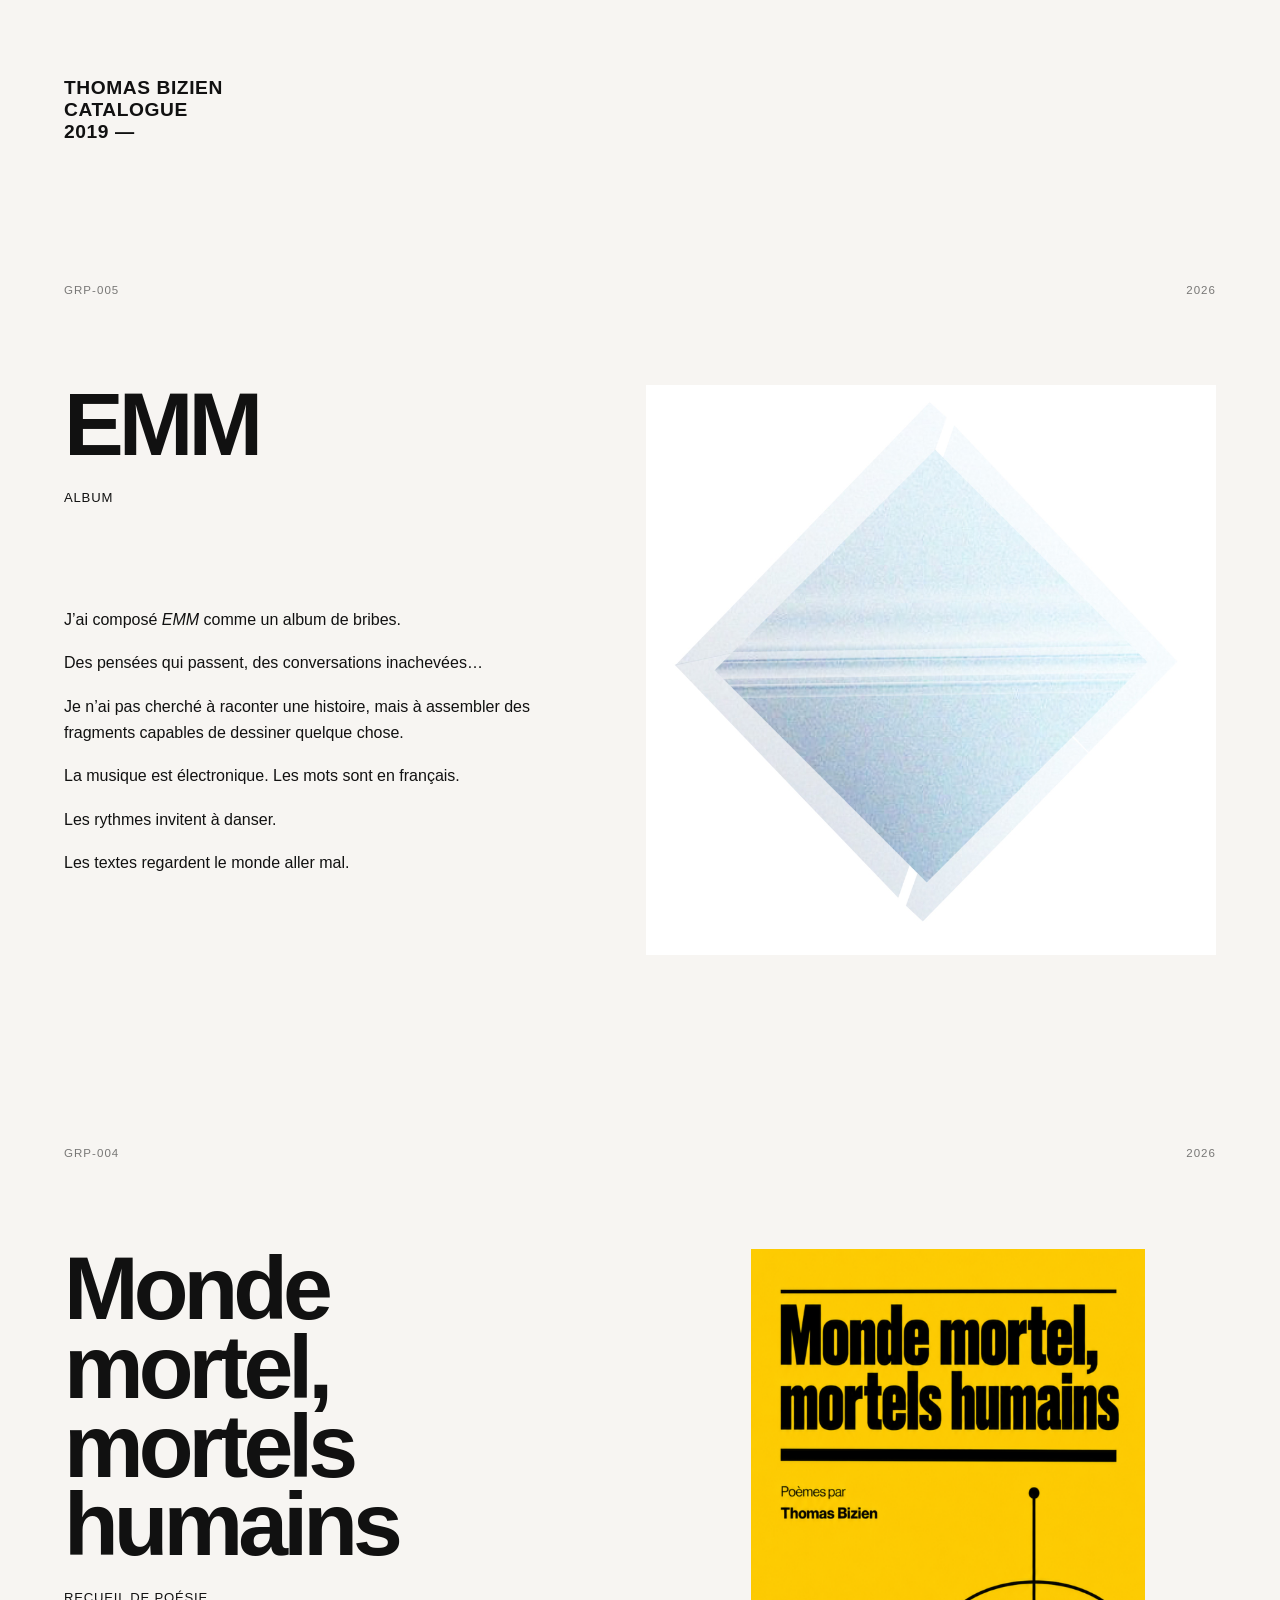
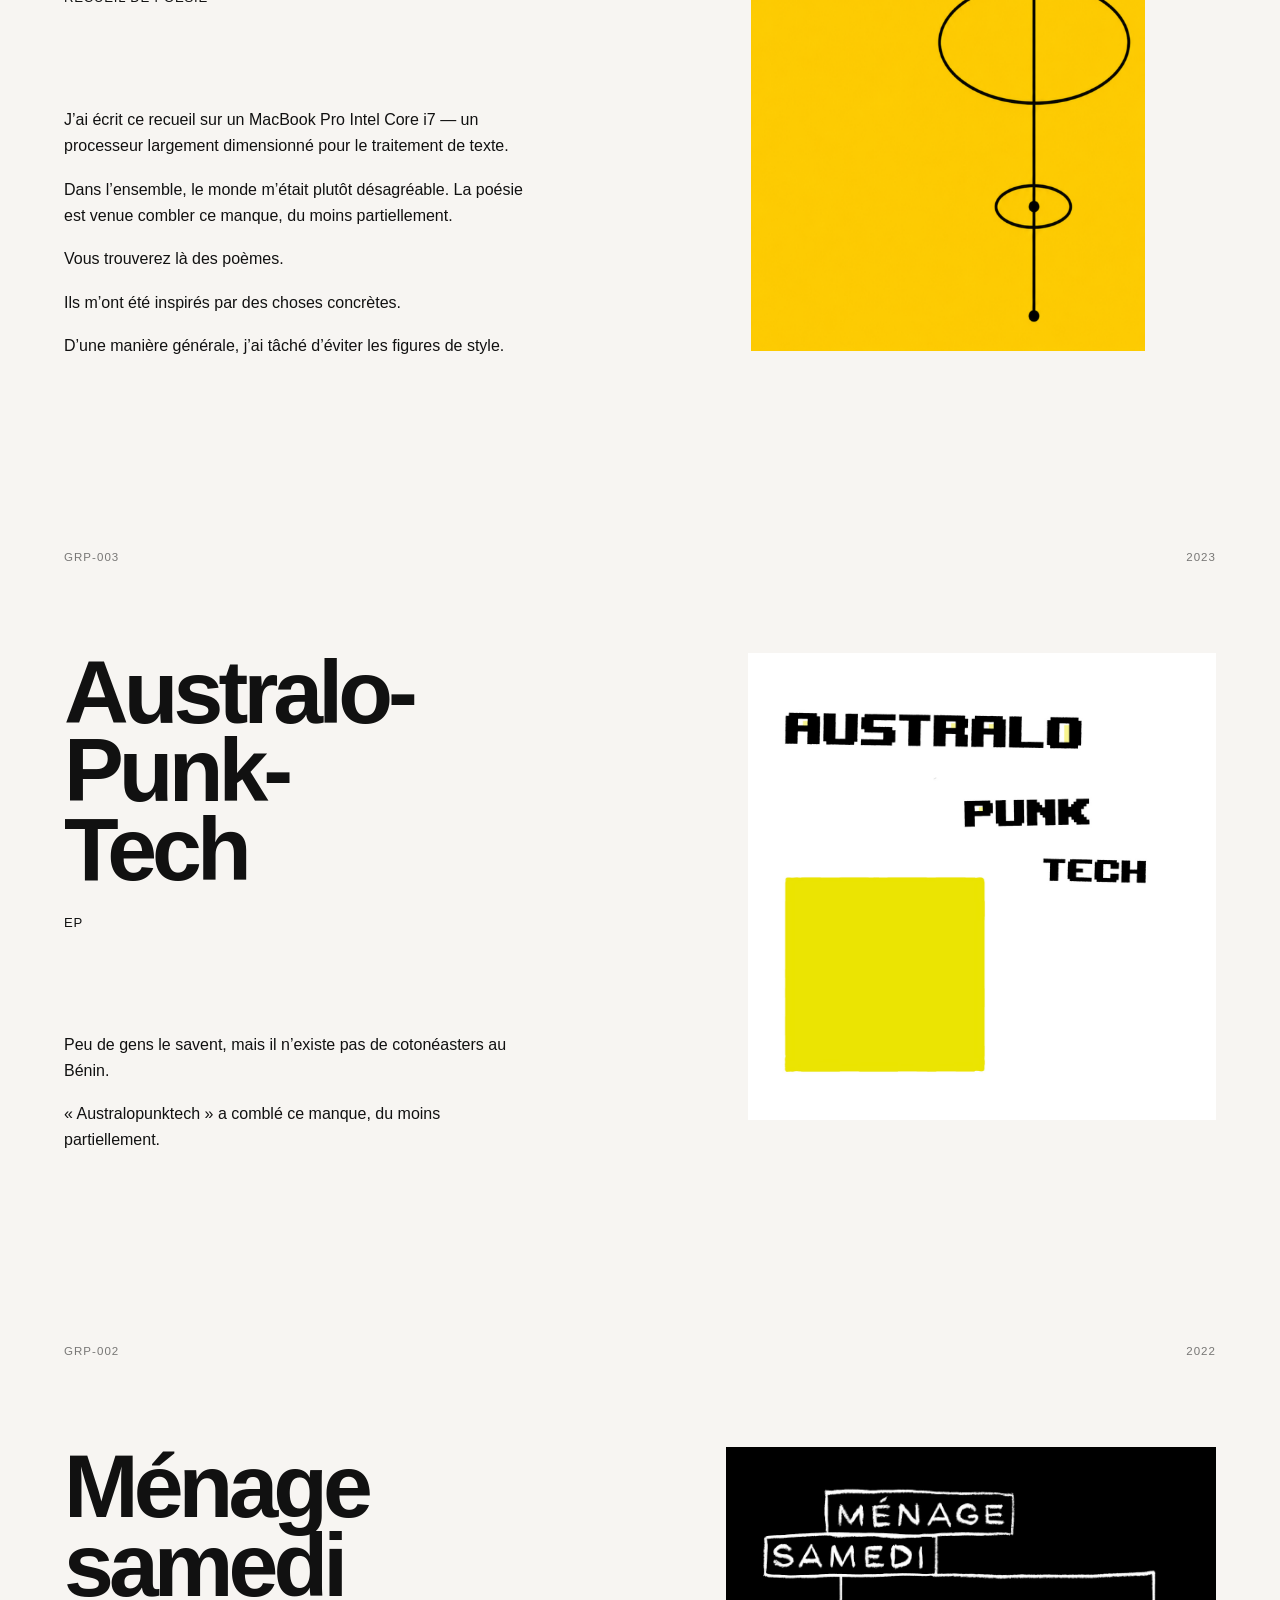
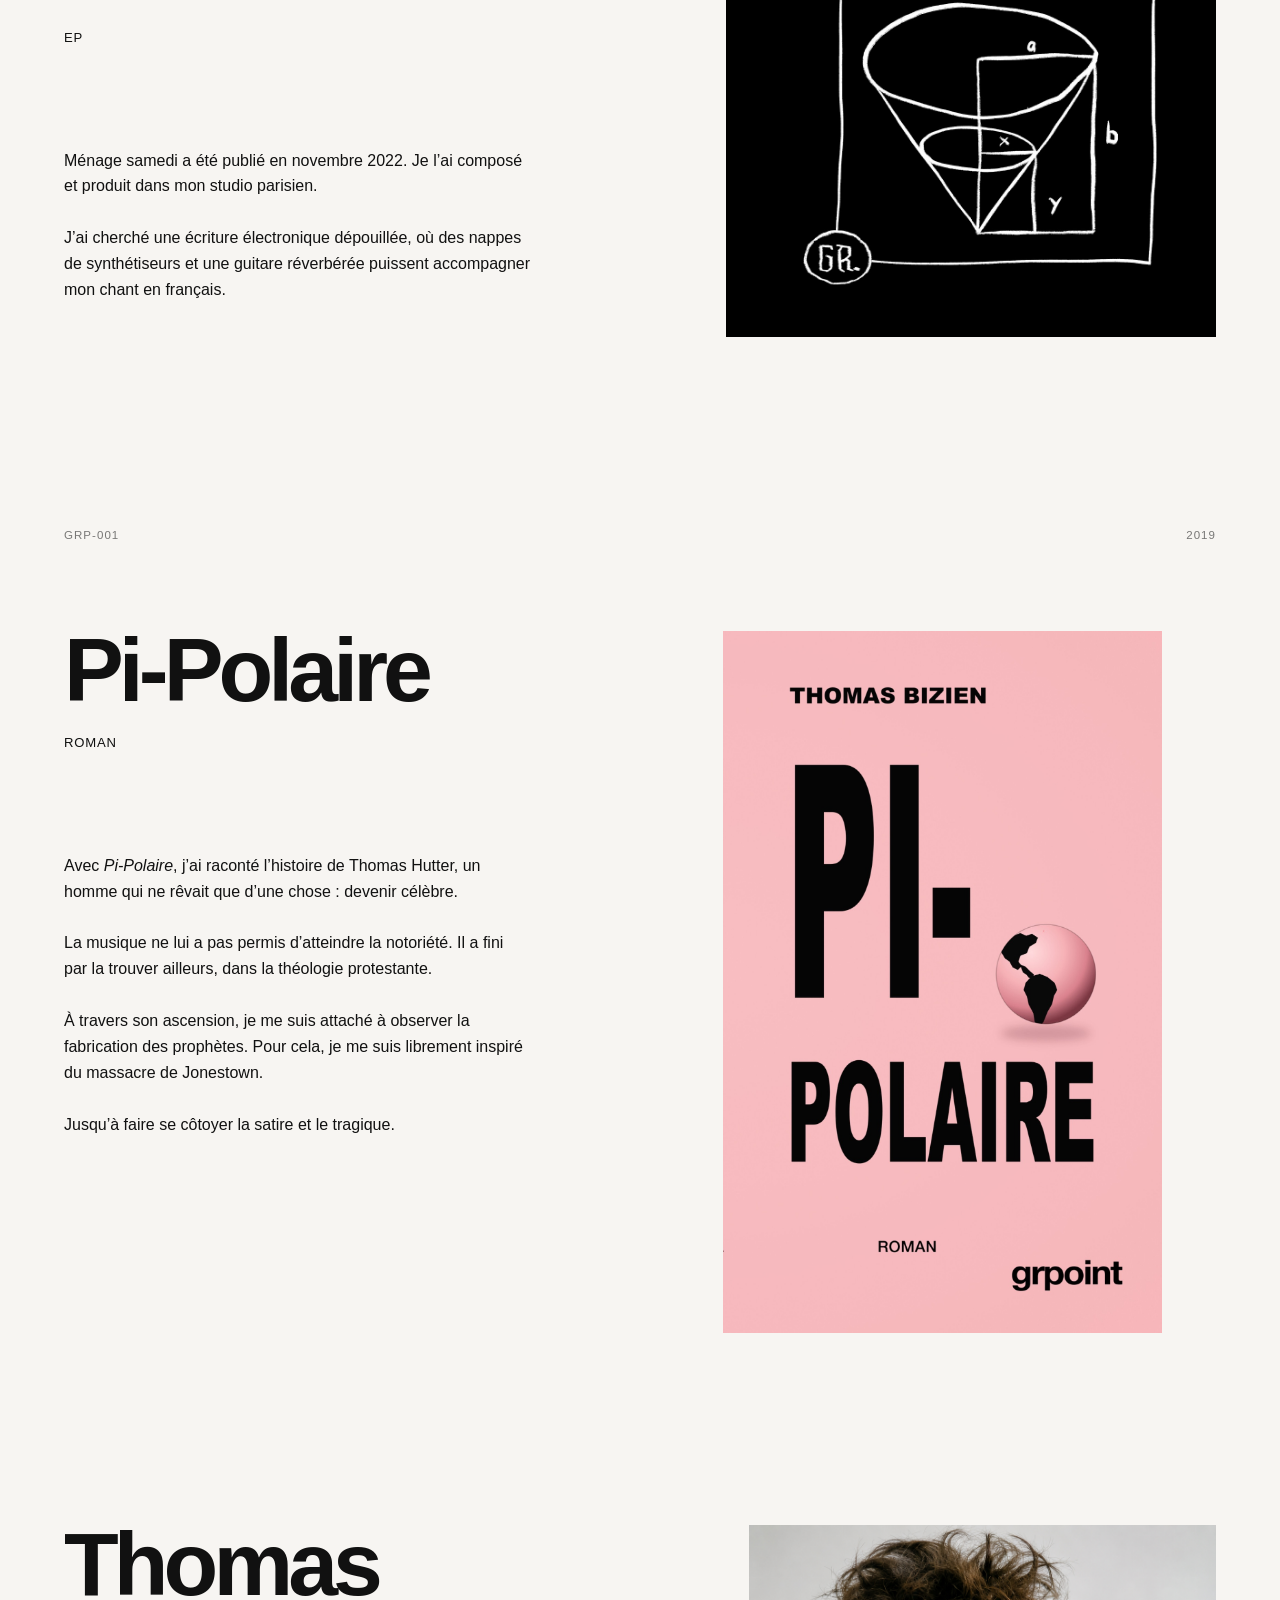
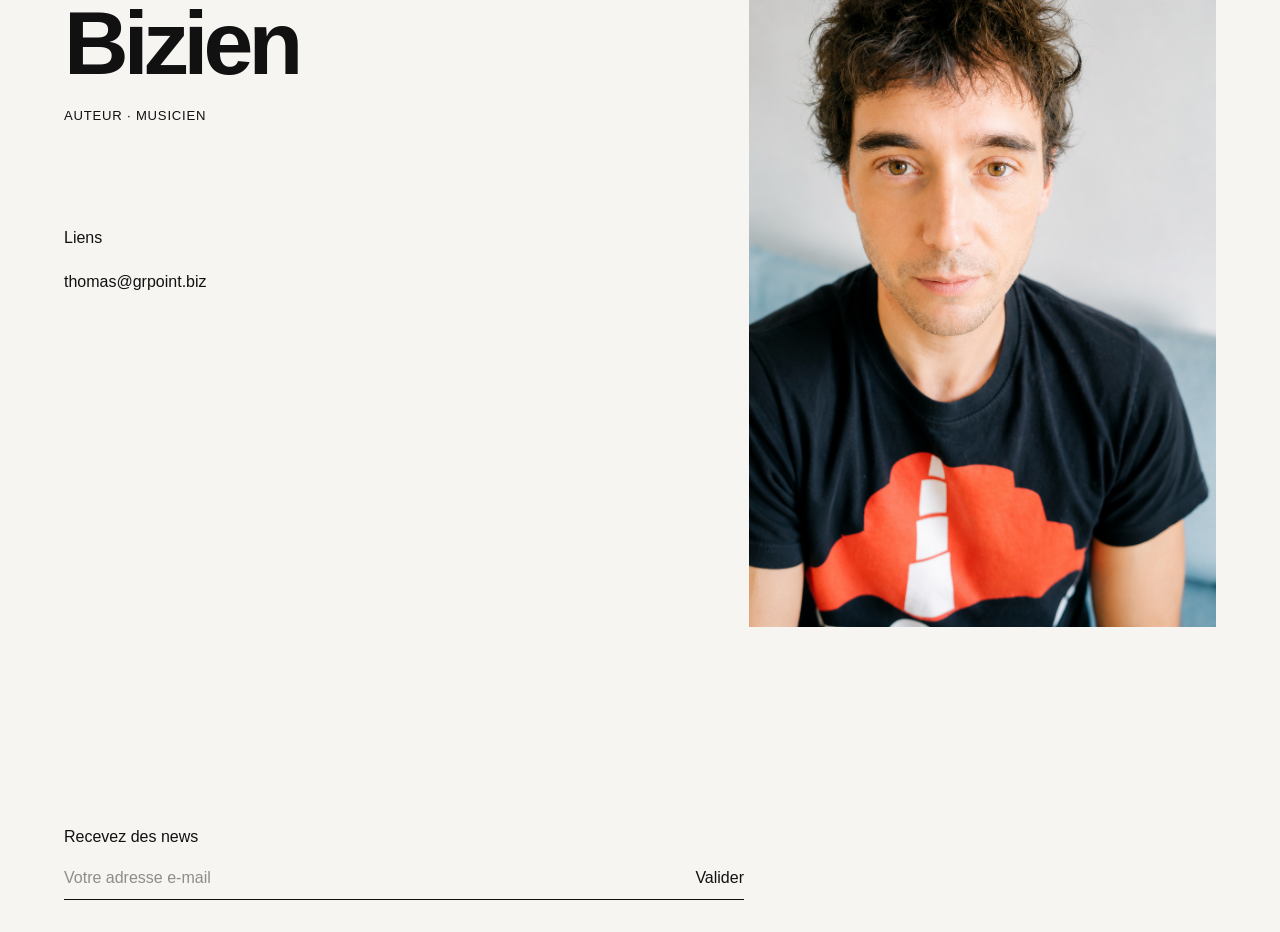
<file: index.html>
<!doctype html>
<html lang="fr">

<head>

  <meta charset="utf-8">
  <meta name="viewport" content="width=device-width, initial-scale=1">

  <meta
    name="description"
    content="Site officiel de Thomas Bizien, auteur et musicien français : littérature, poésie, musique électronique, livres et discographie."
  >

  <link rel="canonical" href="https://thomasbizien.fr/">

  <meta property="og:type" content="profile">
  <meta property="og:title" content="Thomas Bizien — auteur et musicien">
  <meta
    property="og:description"
    content="Site officiel de Thomas Bizien : littérature, poésie et musique électronique."
  >
  <meta property="og:url" content="https://thomasbizien.fr/">
  <meta
    property="og:image"
    content="https://thomasbizien.fr/assets/thomas-bizien-portrait-2026.jpg"
  >

  <meta name="twitter:card" content="summary_large_image">
  <meta name="twitter:title" content="Thomas Bizien — auteur et musicien">
  <meta
    name="twitter:description"
    content="Site officiel de Thomas Bizien : littérature, poésie et musique électronique."
  >
  <meta
    name="twitter:image"
    content="https://thomasbizien.fr/assets/thomas-bizien-portrait-2026.jpg"
  >

  <title>Thomas Bizien — Auteur et musicien | Site officiel</title>

  <link rel="stylesheet" href="style.css">


  <!-- DONNÉES STRUCTURÉES -->

  <script type="application/ld+json">
  {
    "@context": "https://schema.org",
    "@graph": [

      {
        "@type": "Person",
        "@id": "https://thomasbizien.fr/#thomas-bizien",
        "name": "Thomas Bizien",
        "alternateName": "Ménage samedi",
        "url": "https://thomasbizien.fr/",
        "description": "Auteur et musicien électronique français",
        "jobTitle": [
          "Auteur",
          "Musicien électronique"
        ],
        "nationality": {
          "@type": "Country",
          "name": "France"
        },
        "homeLocation": {
          "@type": "City",
          "name": "Paris"
        },
        "image": "https://thomasbizien.fr/assets/thomas-bizien-portrait-2026.jpg",

        "sameAs": [
          "https://www.wikidata.org/wiki/Q139969648",
          "https://linktr.ee/thomasbizien",
          "https://open.spotify.com/artist/56DlAfemnfYQuZ3MCcKZh9",
          "https://music.apple.com/fr/artist/thomas-bizien/1574107621",
          "https://musicbrainz.org/artist/2c1bff04-cb95-4ea8-b20f-46311fe0a2af",
          "https://www.discogs.com/artist/5922320",
          "https://thomasbizien.bandcamp.com/",
          "https://www.youtube.com/channel/UC3IzBLeLQL-1RHh4ThyO8GA",
          "https://www.instagram.com/menage_samedi/",
          "https://www.tiktok.com/@menage_samedi",
          "https://www.facebook.com/menagesamedi/",
          "https://viaf.org/viaf/298107571/",
          "https://isni.org/isni/0000000402728898"
        ]
      },


      {
        "@type": "Organization",
        "@id": "https://thomasbizien.fr/#grpoint",
        "name": "grpoint",
        "description": "Structure éditoriale de Thomas Bizien pour ses œuvres musicales et littéraires.",
        "url": "https://thomasbizien.fr/",
        "founder": {
          "@id": "https://thomasbizien.fr/#thomas-bizien"
        }
      },


      {
        "@type": "MusicAlbum",
        "@id": "https://thomasbizien.fr/#emm",
        "name": "Electronique mélancolique musique",
        "alternateName": "EMM",
        "datePublished": "2026-10-22",
        "image": "https://thomasbizien.fr/assets/emm.jpg",

        "byArtist": {
          "@id": "https://thomasbizien.fr/#thomas-bizien"
        },

        "publisher": {
          "@id": "https://thomasbizien.fr/#grpoint"
        },

        "sameAs": "https://www.wikidata.org/wiki/Q141255874"
      },


      {
        "@type": "Book",
        "@id": "https://thomasbizien.fr/#monde-mortel-mortels-humains",
        "name": "Monde mortel, mortels humains",
        "datePublished": "2026-10-22",
        "image": "https://thomasbizien.fr/assets/monde-mortel.png",

        "author": {
          "@id": "https://thomasbizien.fr/#thomas-bizien"
        },

        "publisher": {
          "@id": "https://thomasbizien.fr/#grpoint"
        },

        "sameAs": "https://www.wikidata.org/wiki/Q141255754"
      },


      {
        "@type": "MusicAlbum",
        "@id": "https://thomasbizien.fr/#australopunktech",
        "name": "Australopunktech",
        "albumProductionType": "https://schema.org/EPRelease",
        "datePublished": "2023-04-02",
        "image": "https://thomasbizien.fr/assets/australopunktech.jpg",

        "byArtist": {
          "@id": "https://thomasbizien.fr/#thomas-bizien"
        },

        "publisher": {
          "@id": "https://thomasbizien.fr/#grpoint"
        },

        "sameAs": "https://www.wikidata.org/wiki/Q141255394"
      },


      {
        "@type": "MusicAlbum",
        "@id": "https://thomasbizien.fr/#menage-samedi",
        "name": "Ménage samedi",
        "albumProductionType": "https://schema.org/EPRelease",
        "datePublished": "2022-11-18",
        "image": "https://thomasbizien.fr/assets/menage-samedi.jpg",

        "byArtist": {
          "@id": "https://thomasbizien.fr/#thomas-bizien"
        },

        "publisher": {
          "@id": "https://thomasbizien.fr/#grpoint"
        },

        "sameAs": "https://www.wikidata.org/wiki/Q139970025"
      },


      {
        "@type": "Book",
        "@id": "https://thomasbizien.fr/#pi-polaire",
        "name": "Pi-Polaire",
        "datePublished": "2019",
        "image": "https://thomasbizien.fr/assets/pi-polaire.jpg",

        "author": {
          "@id": "https://thomasbizien.fr/#thomas-bizien"
        },

        "publisher": {
          "@id": "https://thomasbizien.fr/#grpoint"
        },

        "sameAs": "https://www.wikidata.org/wiki/Q141255695"
      }

    ]
  }
  </script>


  <!-- STYLES SPÉCIFIQUES -->

  <style>

    /* LIENS DU BLOC IDENTITÉ */

    .plain-link,
    .plain-link:visited,
    .plain-link:hover,
    .plain-link:active {
      color: inherit;
      text-decoration: none;
      font: inherit;
    }

    .identity-links p {
      margin: 0 0 0.65rem 0;
    }


    /* NEWSLETTER */

    .newsletter {
      margin-top: 3rem;
      padding-bottom: 2rem;
      max-width: 680px;
    }

    .newsletter p {
      margin: 0 0 1rem 0;
    }

    .newsletter form {
      display: flex;
      align-items: center;
      gap: 1rem;
      border-bottom: 1px solid currentColor;
      padding-bottom: 0.35rem;
    }

    .newsletter input[type="email"] {
      flex: 1;
      min-width: 0;
      border: 0;
      outline: 0;
      background: transparent;
      color: inherit;
      font: inherit;
      padding: 0.4rem 0;
    }

    .newsletter input[type="email"]::placeholder {
      color: inherit;
      opacity: 0.45;
    }

    .newsletter button {
      border: 0;
      background: transparent;
      color: inherit;
      font: inherit;
      cursor: pointer;
      padding: 0.4rem 0;
    }

    .newsletter button:hover {
      opacity: 0.5;
    }

    @media (max-width: 760px) {

      .newsletter form {
        gap: 0.75rem;
      }

    }

  </style>

</head>


<body>

  <main class="catalogue">


    <!-- HEADER -->

    <header class="site-header">

      <p class="artist">
        Thomas Bizien<br>
        CATALOGUE<br>
        2019 —
      </p>

    </header>



    <!-- EMM -->

    <section class="project project-emm">

      <div class="project-meta">
        <p>GRP-005</p>
        <p>2026</p>
      </div>

      <div class="project-grid">

        <div class="project-copy">

          <h2>EMM</h2>

          <p class="project-type">
            Album
          </p>

          <div class="description">

            <p>
              J’ai composé <em>EMM</em> comme un album de bribes.
            </p>

            <p>
              Des pensées qui passent, des conversations inachevées…
            </p>

            <p>
              Je n’ai pas cherché à raconter une histoire,
              mais à assembler des fragments capables de dessiner quelque chose.
            </p>

            <p>
              La musique est électronique. Les mots sont en français.
            </p>

            <p>
              Les rythmes invitent à danser.
            </p>

            <p>
              Les textes regardent le monde aller mal.
            </p>

          </div>

        </div>

        <figure class="project-visual square">

          <img
            src="assets/emm.jpg"
            alt="Electronique mélancolique musique (EMM) de Thomas Bizien — pochette de l’album"
          >

        </figure>

      </div>

    </section>



    <!-- MONDE MORTEL, MORTELS HUMAINS -->

    <section class="project project-monde">

      <div class="project-meta">
        <p>GRP-004</p>
        <p>2026</p>
      </div>

      <div class="project-grid">

        <div class="project-copy">

          <h2>
            Monde mortel,<br>
            mortels humains
          </h2>

          <p class="project-type">
            Recueil de poésie
          </p>

          <div class="description">

            <p>
              J’ai écrit ce recueil sur un MacBook Pro Intel Core i7 —
              un processeur largement dimensionné pour le traitement de texte.
            </p>

            <p>
              Dans l’ensemble, le monde m’était plutôt désagréable.
              La poésie est venue combler ce manque, du moins partiellement.
            </p>

            <p>
              Vous trouverez là des poèmes.
            </p>

            <p>
              Ils m’ont été inspirés par des choses concrètes.
            </p>

            <p>
              D’une manière générale, j’ai tâché d’éviter les figures de style.
            </p>

          </div>

        </div>

        <figure class="project-visual portrait">

          <img
            src="assets/monde-mortel.png"
            alt="Monde mortel, mortels humains de Thomas Bizien — couverture du recueil de poésie"
          >

        </figure>

      </div>

    </section>



    <!-- AUSTRALOPUNKTECH -->

    <section class="project project-australo">

      <div class="project-meta">
        <p>GRP-003</p>
        <p>2023</p>
      </div>

      <div class="project-grid">

        <div class="project-copy">

          <h2 class="australo-title">
            <span>Australo-</span><br>
            <span>Punk-</span><br>
            <span>Tech</span>
          </h2>

          <p class="project-type">
            EP
          </p>

          <div class="description">

            <p>
              Peu de gens le savent,
              mais il n’existe pas de cotonéasters au Bénin.
            </p>

            <p>
              «&nbsp;Australopunktech&nbsp;» a comblé ce manque,
              du moins partiellement.
            </p>

          </div>

        </div>

        <figure class="project-visual square">

          <img
            src="assets/australopunktech.jpg"
            alt="Australopunktech de Thomas Bizien — pochette de l’EP"
          >

        </figure>

      </div>

    </section>



    <!-- MÉNAGE SAMEDI -->

    <section class="project project-menage">

      <div class="project-meta">
        <p>GRP-002</p>
        <p>2022</p>
      </div>

      <div class="project-grid">

        <div class="project-copy">

          <h2>
            Ménage samedi
          </h2>

          <p class="project-type">
            EP
          </p>

          <div class="description">

            <p>
              Ménage samedi a été publié en novembre 2022.
              Je l’ai composé et produit dans mon studio parisien.
              <br><br>
              J’ai cherché une écriture électronique dépouillée,
              où des nappes de synthétiseurs et une guitare réverbérée
              puissent accompagner mon chant en français.
            </p>

          </div>

        </div>

        <figure class="project-visual square">

          <img
            src="assets/menage-samedi.jpg"
            alt="Ménage samedi de Thomas Bizien — pochette de l’EP"
          >

        </figure>

      </div>

    </section>



    <!-- PI-POLAIRE -->

    <section class="project project-pipolaire">

      <div class="project-meta">
        <p>GRP-001</p>
        <p>2019</p>
      </div>

      <div class="project-grid">

        <div class="project-copy">

          <h2>
            Pi-Polaire
          </h2>

          <p class="project-type">
            Roman
          </p>

          <div class="description">

            <p>
              Avec <em>Pi-Polaire</em>, j’ai raconté l’histoire de Thomas Hutter,
              un homme qui ne rêvait que d’une chose&nbsp;: devenir célèbre.
              <br><br>

              La musique ne lui a pas permis d’atteindre la notoriété.
              Il a fini par la trouver ailleurs,
              dans la théologie protestante.
              <br><br>

              À travers son ascension,
              je me suis attaché à observer la fabrication des prophètes.
              Pour cela, je me suis librement inspiré
              du massacre de Jonestown.
              <br><br>

              Jusqu’à faire se côtoyer la satire et le tragique.
            </p>

          </div>

        </div>

        <figure class="project-visual portrait">

          <img
            src="assets/pi-polaire.jpg"
            alt="Pi-Polaire de Thomas Bizien — couverture du roman"
          >

        </figure>

      </div>

    </section>



    <!-- THOMAS BIZIEN -->

    <section
      class="project project-thomas-bizien"
      aria-labelledby="thomas-bizien"
    >

      <div class="project-grid">

        <div class="project-copy">

          <h2 id="thomas-bizien">
            Thomas Bizien
          </h2>

          <p class="project-type">
            Auteur · musicien
          </p>

          <div class="description identity-links">

            <p>
              <a
                href="https://linktr.ee/thomasbizien"
                rel="me"
                class="plain-link"
              >
                Liens
              </a>
            </p>

            <p>
              <a
                href="mailto:thomas@grpoint.biz"
                class="plain-link"
              >
                thomas@grpoint.biz
              </a>
            </p>

          </div>

        </div>


        <figure class="project-visual portrait">

          <img
            src="assets/thomas-bizien-portrait-2026.jpg"
            alt="Thomas Bizien, auteur et musicien français"
            width="994"
            height="1491"
            loading="lazy"
          >

        </figure>

      </div>

    </section>



    <!-- NEWSLETTER -->

    <section class="newsletter">

      <p>
        Recevez des news
      </p>

      <form
        action="https://formspree.io/f/mqpkzeoq"
        method="POST"
      >

        <input
          type="hidden"
          name="_subject"
          value="Nouvelle inscription depuis thomasbizien.fr"
        >

        <input
          type="email"
          name="email"
          placeholder="Votre adresse e-mail"
          aria-label="Votre adresse e-mail"
          autocomplete="email"
          required
        >

        <button type="submit">
          Valider
        </button>

      </form>

    </section>


  </main>

</body>

</html>
</file>
<file: style.css>
:root {
  --paper: #f7f5f2;
  --ink: #111;
  --rule: rgba(17,17,17,.8);
  --m: clamp(1.25rem,5vw,5rem);
  --gap: clamp(4.5rem,10vw,9rem);
}

* { box-sizing: border-box; }
html { background: var(--paper); color: var(--ink); font-family: Arial, Helvetica, sans-serif; font-size: 16px; }
body { margin: 0; background: var(--paper); }
img { display: block; width: 100%; height: auto; }
p, h2, figure { margin: 0; }
.catalogue { padding: 0 var(--m); }

.site-header {
  padding: clamp(2rem,6vw,5rem) 0 clamp(4rem,8vw,7rem);
}
.artist {
  font-size: clamp(1.05rem,1.5vw,1.35rem);
  font-weight: 700;
  letter-spacing: .03em;
  text-transform: uppercase;
}

.project {
  padding: clamp(2rem,3vw,3rem) 0 calc(var(--gap) * 1.2);
}
.project-meta {
  display: flex;
  justify-content: space-between;
  gap: 2rem;
  margin-bottom: clamp(3rem,7vw,6rem);
  font-size: .72rem;
  opacity: .55;
  letter-spacing: .09em;
  text-transform: uppercase;
}
.project-grid {
  display: grid;
  grid-template-columns: minmax(0,.9fr) minmax(18rem,1.1fr);
  gap: clamp(3rem,9vw,9rem);
  align-items: start;
}
.project h2 {
  max-width: 11ch;
  font-size: clamp(3rem,7vw,7.2rem);
  font-weight: 700;
  line-height: .88;
  letter-spacing: -.055em;
  overflow-wrap: anywhere;
}
.project-type {
  margin-top: clamp(1.4rem,2vw,2.2rem);
  font-size: .82rem;
  letter-spacing: .06em;
  text-transform: uppercase;
}
.description {
  max-width: 32rem;
  margin-top: clamp(4rem,8vw,8rem);
  font-size: clamp(1rem,1.25vw,1.22rem);
  line-height: 1.62;
}
.description p + p { margin-top: 1.1em; }
.project-visual {
  justify-self: end;
}
.project-visual img {
  max-height: 78vh;
  object-fit: contain;
  object-position: center top;
}
.square img { aspect-ratio: 1; object-fit: contain; }

/* Taille des visuels liée à la longueur du texte de chaque œuvre. */
.project-emm .project-visual { width: min(100%,45rem); }
.project-monde .project-visual { width: min(94%,38rem); }
.project-australo .project-visual { width: min(82%,34rem); }
.project-menage .project-visual { width: min(86%,35rem); }
.project-pipolaire .project-visual { width: min(96%,39rem); margin-left: 2rem; }

.site-footer {
  min-height: 32vh;
  display: flex;
  flex-direction: column;
  justify-content: flex-end;
  align-items: stretch;
  gap: 1.2rem;
  padding: clamp(3rem,8vw,7rem) 0 clamp(2rem,4vw,4rem);
  font-size: .8rem;
  letter-spacing: .055em;
  text-transform: uppercase;
}
.footer-contact { text-transform: none; }

@media (max-width: 850px) {
  .site-header { padding-bottom: 4rem; }
  .project-grid { grid-template-columns: 1fr; gap: 4rem; }
  .project h2 { max-width: 100%; }
  .description { margin-top: 3rem; }
  .project-visual,
  .project-emm .project-visual,
  .project-monde .project-visual,
  .project-australo .project-visual,
  .project-menage .project-visual,
  .project-pipolaire .project-visual {
    justify-self: end;
  }
  .project-emm .project-visual { width: 100%; }
  .project-monde .project-visual { width: 94%; }
  .project-australo .project-visual { width: 82%; }
  .project-menage .project-visual { width: 86%; }
  .project-pipolaire .project-visual { width: 96%; margin-left: 0; }
  .project-visual img { max-height: none; }
}

@media (max-width: 520px) {
  :root { --m: 1rem; }
  .site-header { padding-top: 2rem; padding-bottom: 3.5rem; }
  .project { padding-top: 1rem; }
  .project-meta { margin-bottom: 2.5rem; }
  .project h2 { font-size: clamp(2.7rem,15vw,4.7rem); }
  .description { font-size: 1rem; }
  .site-footer { min-height: 26vh; }
}

.project-australo .australo-title span { white-space: nowrap; }
</file>
